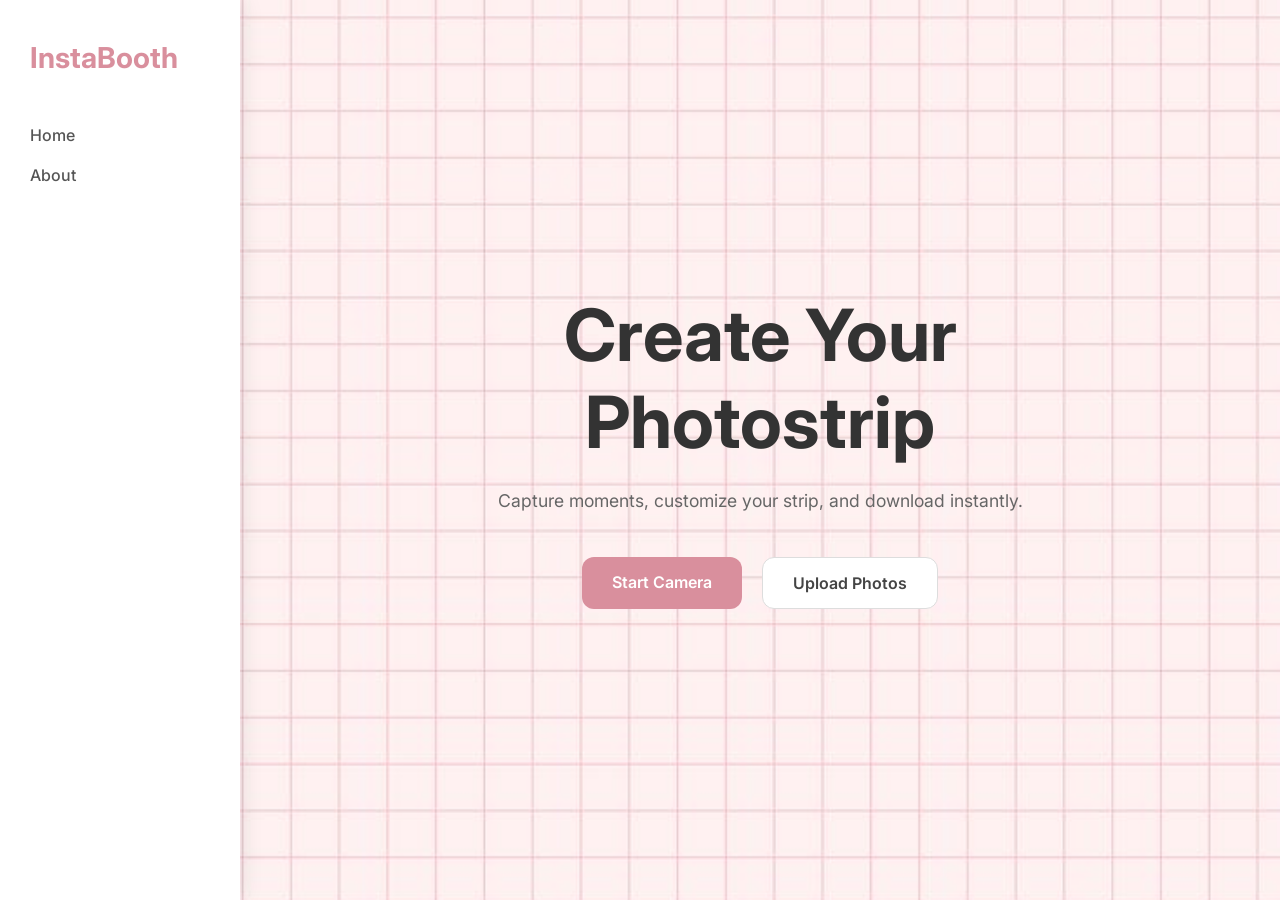
<file: index.html>
<!DOCTYPE html>
<html lang="en">

<head>

    <meta charset="UTF-8">

    <meta name="viewport"
          content="width=device-width, initial-scale=1.0">

    <title>InstaBooth</title>

    <link rel="preconnect"
          href="https://fonts.googleapis.com">

    <link rel="preconnect"
          href="https://fonts.gstatic.com"
          crossorigin>

    <link href="https://fonts.googleapis.com/css2?family=Inter:wght@300;400;500;600;700&display=swap"
          rel="stylesheet">

    <link rel="stylesheet"
          href="style.css">

</head>

<body>

    <div class="layout">

        <aside class="sidebar">

            <h2 class="brand">
                InstaBooth
            </h2>

            <nav>

                <a href="index.html">
                    Home
                </a>

                <a href="pages/about.html">
                    About
                </a>

            </nav>

        </aside>

        <main class="hero">

            <div class="hero-content">

                <h1 class="logo">
                    Create Your
                    Photostrip
                </h1>

                <p class="subtitle">

                    Capture moments,
                    customize your strip,
                    and download instantly.

                </p>

                <div class="button-group">

                    <a href="pages/booth.html"
                       class="btn primary">

                        Start Camera

                    </a>

                    <a href="pages/upload.html"
                       class="btn secondary">

                        Upload Photos

                    </a>

                </div>

            </div>

        </main>

    </div>

</body>

</html>
</file>
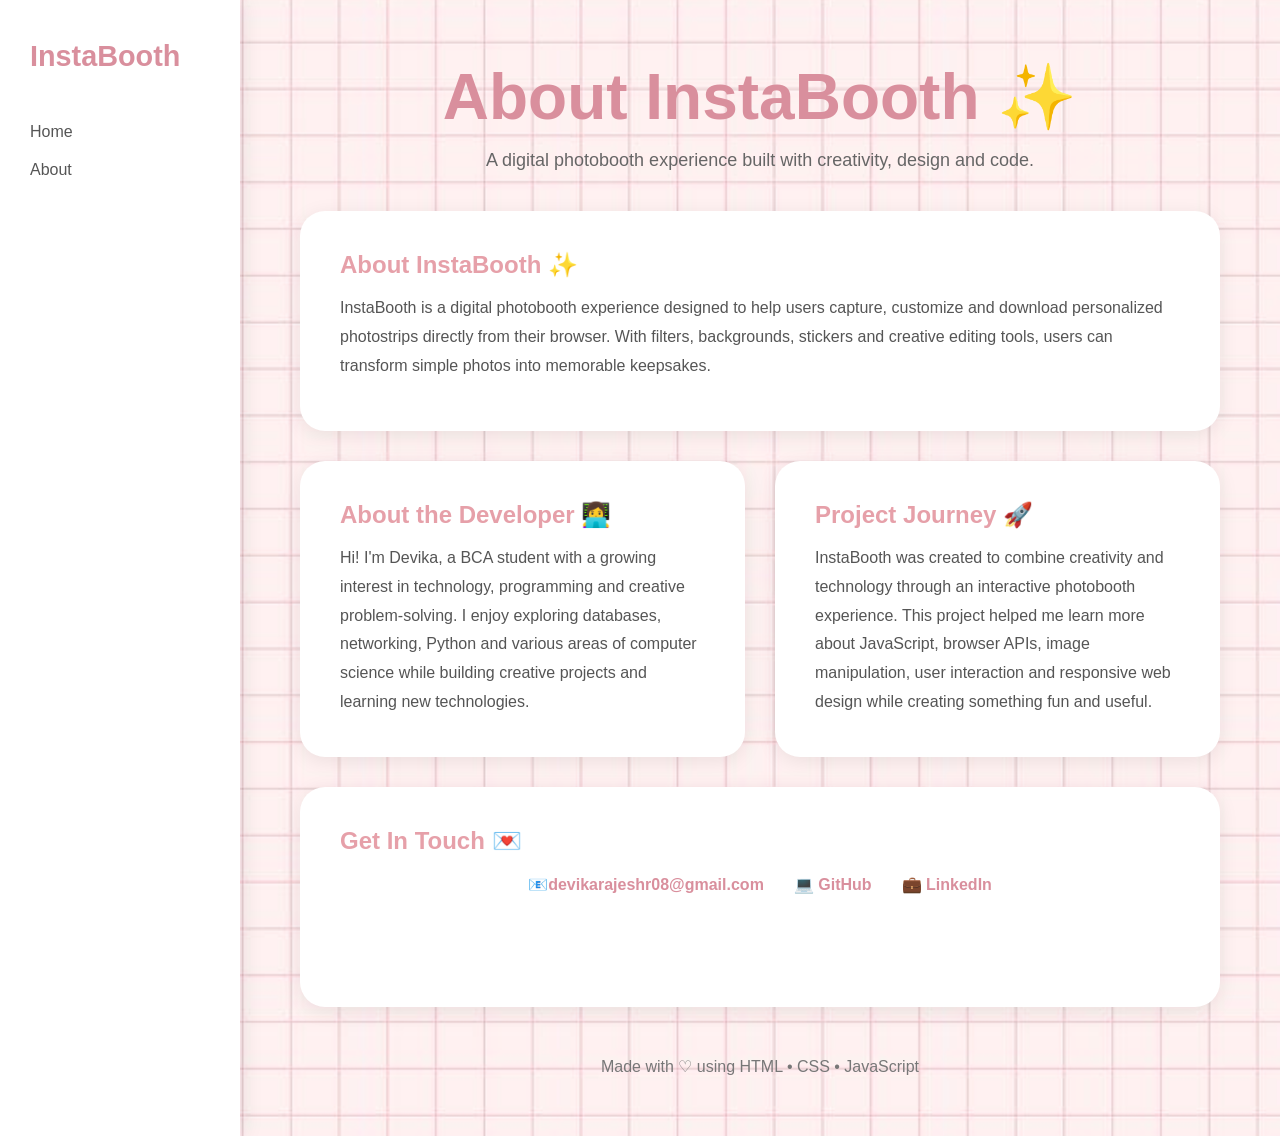
<file: pages/about.html>
<!DOCTYPE html>
<html lang="en">

<head>

    <meta charset="UTF-8">

    <meta name="viewport"
          content="width=device-width, initial-scale=1.0">

    <title>About InstaBooth</title>

    <link rel="stylesheet"
          href="about.css">

</head>


<body>

    <div class="layout">

        <aside class="sidebar">

            <h2 class="brand">
                InstaBooth
            </h2>

            <nav>

                <a href="../index.html">
                    Home
                </a>

                <a href="about.html">
                    About
                </a>

            </nav>

        </aside>

        <div class="container">

            <h1 class="title">
                About InstaBooth ✨
            </h1>

            <p class="subtitle">
                A digital photobooth experience built with creativity, design and code.
            </p>

            <div class="about-grid">

                <div class="card about-card">

                    <h2>
                        About InstaBooth ✨
                    </h2>

                    <p>
                        InstaBooth is a digital photobooth experience designed to help users capture, customize and download personalized photostrips directly from their browser. With filters, backgrounds, stickers and creative editing tools, users can transform simple photos into memorable keepsakes.
                    </p>

                </div>

                <div class="card developer-card">

                    <h2>
                        About the Developer 👩‍💻
                    </h2>

                    <p>
                        Hi! I'm Devika, a BCA student with a growing interest in technology, programming and creative problem-solving. I enjoy exploring databases, networking, Python and various areas of computer science while building creative projects and learning new technologies.
                    </p>

                </div>

                <div class="card journey-card">

                    <h2>
                        Project Journey 🚀
                    </h2>

                    <p>
                        InstaBooth was created to combine creativity and technology through an interactive photobooth experience. This project helped me learn more about JavaScript, browser APIs, image manipulation, user interaction and responsive web design while creating something fun and useful.
                    </p>

                </div>

                <div class="card contact-card">

                    <h2>
                        Get In Touch 💌
                    </h2>

                    <div class="contact-links">

                        <a href="mailto:devikarajeshr08@gmail.com">

                            📧devikarajeshr08@gmail.com

                        </a>

                        <a href="https://github.com/devikarajesh02"
                           target="_blank">

                            💻 GitHub

                        </a>

                        <a href="www.linkedin.com/in/devika-rajesh-456640315"
                           target="_blank">

                            💼 LinkedIn

                        </a>

                    </div>

                </div>

            </div>

            <footer class="footer">

                <p>
                    Made with ♡ using HTML • CSS • JavaScript
                </p>

            </footer>

        </div>

    </div>

</body>



</body>

</html>
</file>
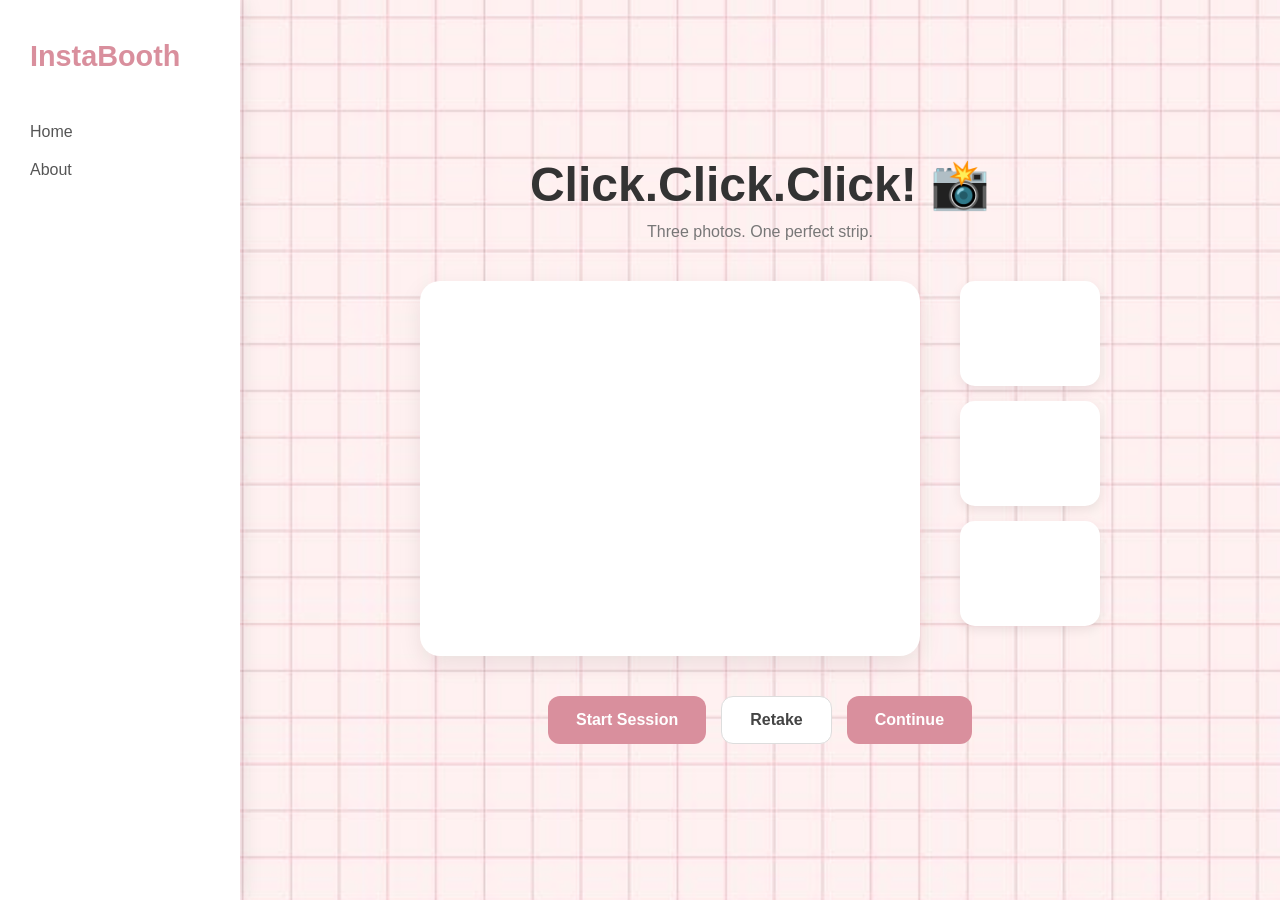
<file: pages/booth.html>
<!DOCTYPE html>
<html lang="en">

<head>

    <meta charset="UTF-8">

    <meta name="viewport"
          content="width=device-width, initial-scale=1.0">

    <title>Photobooth</title>

    <link rel="stylesheet"
          href="booth.css">

</head>

<body>

    <div class="layout">

        <aside class="sidebar">

            <h2 class="brand">
                InstaBooth
            </h2>

            <nav>

                <a href="../index.html">
                    Home
                </a>

                <a href="about.html">
                    About
                </a>

            </nav>

        </aside>

        <main class="content">

            <h1 class="title">
                Click.Click.Click! 📸
            </h1>

            <p class="subtitle">
                Three photos. One perfect strip.
            </p>

            <div class="booth-area">

                <div class="camera-preview">

                    <video id="camera"
                           autoplay>
                    </video>

                    <div id="countdown">

                        3

                    </div>

                </div>

                <div class="photo-slots">

                    <div class="slot"
                         id="slot1">
                    </div>

                    <div class="slot"
                         id="slot2">
                    </div>

                    <div class="slot"
                         id="slot3">
                    </div>

                </div>

            </div>

            <div class="button-group">

                <button id="startSession"
                        class="btn primary">

                    Start Session

                </button>

                <button id="retakeBtn"
                        class="btn secondary">

                    Retake

                </button>

                <button id="continueBtn"
                        class="btn primary">

                    Continue

                </button>

            </div>

        </main>

    </div>

    <canvas id="canvas"
            style="display:none;">
    </canvas>

    <script src="booth.js"></script>

</body>

</html>
</file>
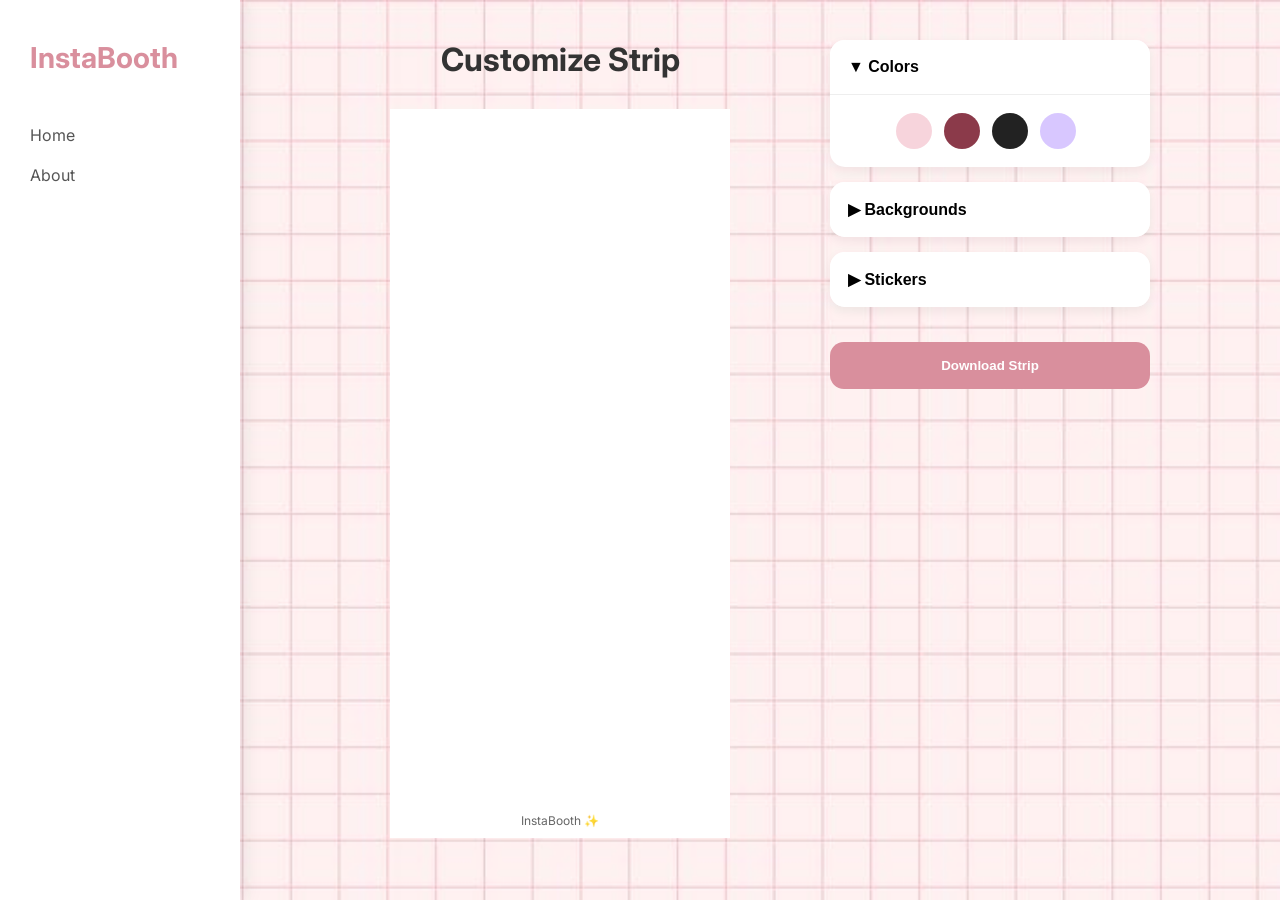
<file: pages/editor.html>
<!DOCTYPE html>
<html lang="en">

<head>

    <meta charset="UTF-8">

    <meta name="viewport"
          content="width=device-width, initial-scale=1.0">

    <title>Customize Strip</title>

    <link rel="preconnect"
          href="https://fonts.googleapis.com">

    <link rel="preconnect"
          href="https://fonts.gstatic.com"
          crossorigin>

    <link href="https://fonts.googleapis.com/css2?family=Inter:wght@300;400;500;600;700&display=swap"
          rel="stylesheet">

    <link rel="stylesheet"
          href="editor.css">

</head>

<body>

    <div class="layout">

        <!-- Sidebar -->

        <aside class="sidebar">

            <h2 class="brand">
                InstaBooth
            </h2>

            <nav>

                <a href="../index.html">
                    Home
                </a>

                <a href="about.html">
                    About
                </a>

            </nav>

        </aside>

        <!-- Main Editor -->

        <main class="editor-content">

            <!-- Preview Panel -->

            <div class="preview-panel">

    <h1>Customize Strip</h1>

    <div id="stripPreview">

        <div class="strip-slot"></div>

        <div class="strip-slot"></div>

        <div class="strip-slot"></div>

        <div class="strip-footer">
            InstaBooth ✨
        </div>

    </div>

</div>


            <!-- Controls -->

            <div class="controls-panel">

                <!-- Colors -->

                <div class="accordion">

                    <button
                        class="accordion-btn"
                        id="colorsBtn">

                        ▼ Colors

                    </button>

                    <div
                        class="accordion-content"
                        id="colorsContent">

                        <div class="color-options">

                            <button
                                class="color-swatch white"
                                data-color="#ffffff">
                            </button>

                            <button
                                class="color-swatch pink"
                                data-color="#f7d4dc">
                            </button>

                            <button
                                class="color-swatch wine"
                                data-color="#8b3a4a">
                            </button>

                            <button
                                class="color-swatch black"
                                data-color="#222222">
                            </button>

                            <button
                                class="color-swatch lavender"
                                data-color="#d8c7ff">
                            </button>

                        </div>

                    </div>

                </div>

                <!-- Patterns -->

                
<div class="accordion">

    <button
        class="accordion-btn"
        id="patternsBtn">

        ▶ Backgrounds

    </button>

    <div
        class="accordion-content"
        id="patternsContent"
        style="display:none;">
        

        <div class="background-grid">

            <img
                src="../assets/background/blue.jpeg"
                class="background-thumb"
                data-bg="../assets/background/blue.jpeg">

            <img
                src="../assets/background/white.jpeg"
                class="background-thumb"
                data-bg="../assets/background/white.jpeg">

            <img
                src="../assets/background/bow.jpeg"
                class="background-thumb"
                data-bg="../assets/background/bow.jpeg">

            <img
                src="../assets/background/coquette.jpeg"
                class="background-thumb"
                data-bg="../assets/background/coquette.jpeg">

            <img
                src="../assets/background/red.jpeg"
                class="background-thumb"
                data-bg="../assets/background/red.jpeg">

        </div>

    </div>

</div>

<!-- Stickers -->

<div class="accordion">

    <button
        class="accordion-btn"
        id="stickersBtn">

        ▶ Stickers

    </button>

    <div
        class="accordion-content"
        id="stickersContent"
        style="display:none;">

        <div class="sticker-categories">

            <button
                class="sticker-category active"
                data-category="pink">

                🩷 Pink

            </button>

            <button
                class="sticker-category"
                data-category="black">

                🖤 Black

            </button>

            <button
                class="sticker-category"
                data-category="blue">

                🩵 Blue

            </button>

        </div>

        <div
            id="stickerGallery"
            class="sticker-gallery">

        </div>

    </div>

</div>




           


                <!-- Download -->

                <button
                    id="downloadBtn"
                    class="download-btn">

                    Download Strip

                </button>

            </div>

        </main>

    </div>

    <script src="editor.js"></script>
    <script src="https://html2canvas.hertzen.com/dist/html2canvas.min.js"></script>

</body>

</html>
</file>
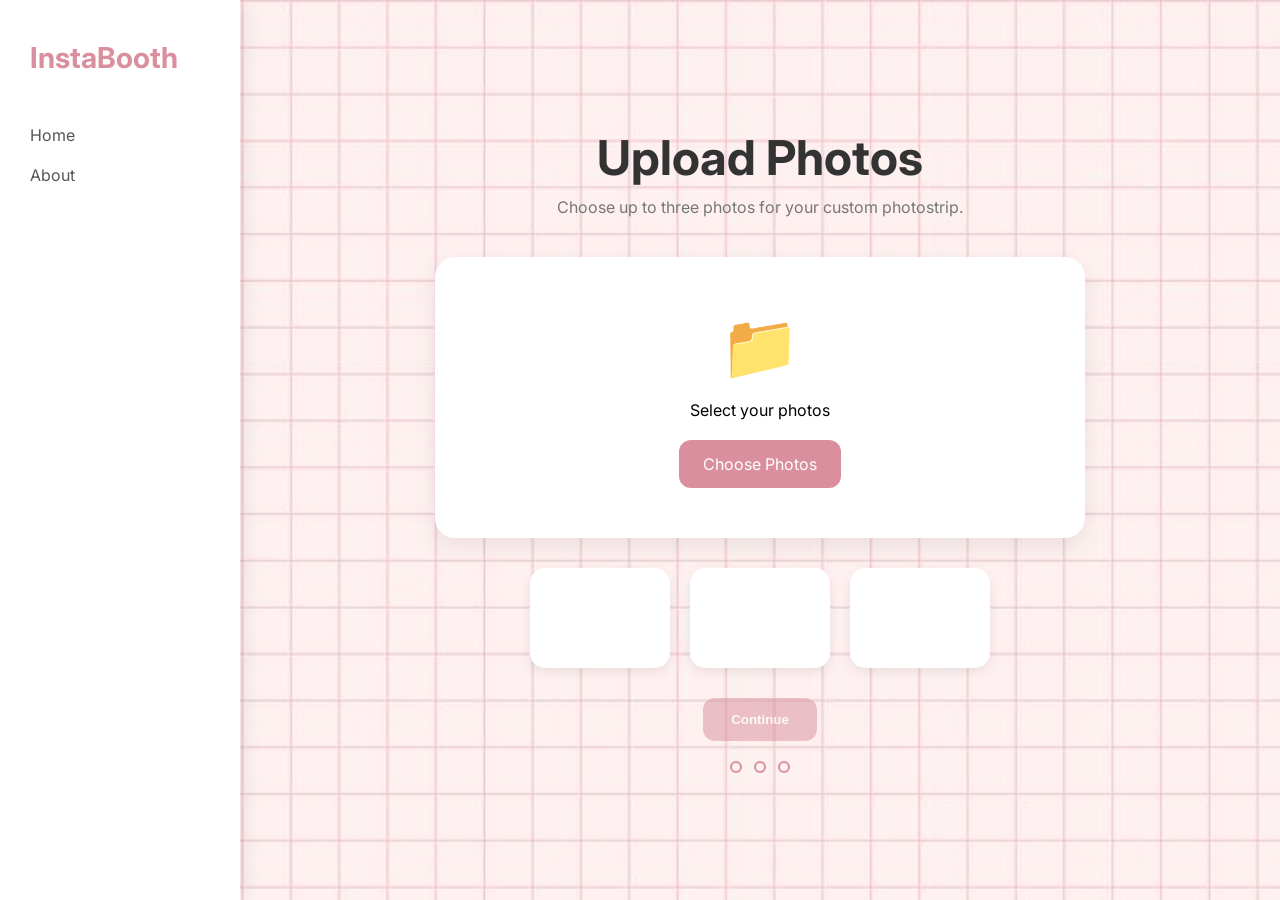
<file: pages/upload.html>
<!DOCTYPE html>
<html lang="en">

<head>

    <meta charset="UTF-8">

    <meta name="viewport"
          content="width=device-width, initial-scale=1.0">

    <title>Upload Photos</title>

    <link rel="preconnect"
          href="https://fonts.googleapis.com">

    <link rel="preconnect"
          href="https://fonts.gstatic.com"
          crossorigin>

    <link href="https://fonts.googleapis.com/css2?family=Inter:wght@300;400;500;600;700&display=swap"
          rel="stylesheet">

    <link rel="stylesheet"
          href="upload.css">

</head>

<body>

    <div class="layout">

        <!-- Sidebar -->

        <aside class="sidebar">

            <h2 class="brand">
                InstaBooth
            </h2>

            <nav>

                <a href="../index.html">
                    Home
                </a>

                <a href="about.html">
                    About
                </a>

            </nav>

        </aside>

        <!-- Main Content -->

        <main class="content">

            <h1 class="title">
                Upload Photos
            </h1>

            <p class="subtitle">
                Choose up to three photos for your custom photostrip.
            </p>

            <!-- Upload Area -->

            <div class="upload-box">

                <div class="upload-icon">
                    📁
                </div>

                <p>
                    Select your photos
                </p>

                <label
                    for="fileInput"
                    class="upload-btn">

                    Choose Photos

                </label>

                <input
                    type="file"
                    id="fileInput"
                    multiple
                    accept="image/*">

            </div>

            <!-- Preview Area -->

            <div class="preview-area">

                <div class="preview-slot"
                     id="slot1">
                </div>

                <div class="preview-slot"
                     id="slot2">
                </div>

                <div class="preview-slot"
                     id="slot3">
                </div>

            </div>

            <!-- Continue -->

            <button
                id="continueBtn"
                class="btn">

                Continue

            </button>

            <!-- Progress Dots -->

            <div class="progress-dots">

                <span class="dot"></span>

                <span class="dot"></span>

                <span class="dot"></span>

            </div>

        </main>

    </div>

    <script src="upload.js"></script>

</body>

</html>
</file>
<file: style.css>
*{
    margin:0;
    padding:0;
    box-sizing:border-box;
}

body{

    min-height:100vh;

    font-family:"Inter", sans-serif;

    background-image:
        url("assets/background/pink-grid.jpeg");

    background-size:cover;
    background-position:center;

}

.layout{

    display:flex;

    min-height:100vh;

}

.sidebar{

    width:240px;

    background:white;

    padding:40px 30px;

    box-shadow:
        4px 0 20px
        rgba(0,0,0,0.08);

}

.brand{

    color:#d98f9d;

    margin-bottom:50px;

    font-size:1.8rem;

}

.sidebar nav{

    display:flex;

    flex-direction:column;

    gap:20px;

}

.sidebar a{

    text-decoration:none;

    color:#555;

    font-weight:500;

    transition:0.3s;

}

.sidebar a:hover{

    color:#d98f9d;

}

.hero{

    flex:1;

    display:flex;

    justify-content:center;

    align-items:center;

    text-align:center;

    padding:40px;

}

.hero-content{

    max-width:700px;

}

.logo{

    font-size:4.5rem;

    color:#333;

    margin-bottom:20px;

}

.subtitle{

    color:#666;

    font-size:1.1rem;

    line-height:1.8;

    margin-bottom:40px;

}

.button-group{

    display:flex;

    justify-content:center;

    gap:20px;

    flex-wrap:wrap;

}

.btn{

    text-decoration:none;

    padding:15px 30px;

    border-radius:12px;

    font-weight:600;

    transition:0.3s;

}

.primary{

    background:#d98f9d;

    color:white;

}

.primary:hover{

    background:#c97c8a;

}

.secondary{

    background:white;

    color:#444;

    border:1px solid #ddd;

}

.secondary:hover{

    background:#fafafa;

}
</file>
<file: pages/about.css>
*{
    margin:0;
    padding:0;
    box-sizing:border-box;
}

body{

    background-image:
        url("../assets/background/pink-grid.jpeg");

    background-size:cover;
    background-position:center;
    background-repeat:no-repeat;

    min-height:100vh;

    font-family:"Inter", sans-serif;
}
.main-content{

    flex:1;

    padding:60px;

}
.layout{

    display:flex;

    min-height:100vh;

}

/* Sidebar */

.sidebar{

    width:240px;

    background:white;

    padding:40px 30px;

    box-shadow:
        4px 0 20px
        rgba(0,0,0,0.08);

}
.brand{

    color:#d98f9d;

    font-size:1.8rem;

    margin-bottom:50px;

}

.sidebar nav{

    display:flex;

    flex-direction:column;

    gap:20px;

}

.sidebar a{

    text-decoration:none;

    color:#555;

    font-weight:500;

    transition:0.3s;

}

.sidebar a:hover{

    color:#d98f9d;

}




.title{

    color:#d98f9d;

    font-size:64px;

    margin-bottom:15px;

    text-align:center;

}

.about-grid{

    display:grid;

    grid-template-columns:
        repeat(2, 1fr);

    gap:30px;
}

.card{

    background:white;

    border-radius:25px;

    padding:40px;

    min-height:220px;

    box-shadow:
        0 4px 20px
        rgba(0,0,0,.08);

    transition:0.3s;
}

.card h2{

    color:#e6a0a9;

    margin-bottom:15px;
}

.card p{

    line-height:1.8;

    color:#555;
}
.card:hover{

    transform:translateY(-5px);

    box-shadow:
        0 8px 25px
        rgba(0,0,0,.12);

}

.container{

    flex:1;

    padding:60px;

}

.subtitle{

    text-align:center;

    color:#666;

    font-size:18px;

    margin-bottom:40px;

}

.footer{

    margin-top:50px;

    text-align:center;

    color:#777;

}

.about-card{

    grid-column:1 / 3;

}

.contact-card{

    grid-column:1 / 3;

}

.contact-links{

    display:flex;

    justify-content:center;

    gap:30px;

    margin-top:20px;

    flex-wrap:wrap;

}

.contact-links a{

    text-decoration:none;

    color:#d98f9d;

    font-weight:600;

    transition:0.3s;

}

.contact-links a:hover{

    color:#b86d7d;

}
</file>
<file: pages/booth.css>
*{
    margin:0;
    padding:0;
    box-sizing:border-box;
}

body{

    min-height:100vh;

    font-family:"Inter", sans-serif;

    background-image:
        url("../assets/background/pink-grid.jpeg");

    background-size:cover;

    background-position:center;

    background-repeat:no-repeat;

}

.layout{

    display:flex;

    min-height:100vh;

}

/* Sidebar */

.sidebar{

    width:240px;

    background:white;

    padding:40px 30px;

    box-shadow:
        4px 0 20px
        rgba(0,0,0,0.08);

}

.brand{

    color:#d98f9d;

    font-size:1.8rem;

    margin-bottom:50px;

}

.sidebar nav{

    display:flex;

    flex-direction:column;

    gap:20px;

}

.sidebar a{

    text-decoration:none;

    color:#555;

    font-weight:500;

    transition:0.3s;

}

.sidebar a:hover{

    color:#d98f9d;

}

/* Main Content */

.content{

    flex:1;

    display:flex;

    flex-direction:column;

    justify-content:center;

    align-items:center;

    padding:40px;

}

.title{

    font-size:3rem;

    color:#333;

    margin-bottom:10px;

}

.subtitle{

    color:#777;

    margin-bottom:40px;

}

/* Booth Layout */

.booth-area{

    display:flex;

    align-items:flex-start;

    gap:40px;

    margin-bottom:40px;

}

/* Camera */

.camera-preview{

    position:relative;

    width:500px;

    height:375px;

    overflow:hidden;

    border-radius:20px;

    background:white;

    box-shadow:
        0 8px 24px
        rgba(0,0,0,0.08);

}

#camera{

    width:100%;

    height:100%;

    object-fit:cover;

}

#countdown{

    position:absolute;

    inset:0;

    display:flex;

    justify-content:center;

    align-items:center;

    font-size:6rem;

    font-weight:700;

    color:white;

    background:
        rgba(0,0,0,0.25);

    opacity:0;

    pointer-events:none;

}

/* Photo Slots */

.photo-slots{

    display:flex;

    flex-direction:column;

    gap:15px;

}

.slot{

    width:140px;

    height:105px;

    border-radius:15px;

    overflow:hidden;

    background:white;

    box-shadow:
        0 4px 12px
        rgba(0,0,0,0.08);

    display:flex;

    justify-content:center;

    align-items:center;

}

.slot img{

    width:100%;

    height:100%;

    object-fit:cover;

}

/* Buttons */

.button-group{

    display:flex;

    gap:15px;

    flex-wrap:wrap;

    justify-content:center;

}

.btn{

    border:none;

    cursor:pointer;

    padding:14px 28px;

    border-radius:12px;

    font-size:1rem;

    font-weight:600;

    transition:0.3s;

}

.primary{

    background:#d98f9d;

    color:white;

}

.primary:hover{

    background:#c97c8a;

    transform:translateY(-2px);

}

.secondary{

    background:white;

    color:#444;

    border:1px solid #ddd;

}

.secondary:hover{

    background:#fafafa;

    transform:translateY(-2px);

}

/* Mobile */

@media(max-width:900px){

    .layout{

        flex-direction:column;

    }

    .sidebar{

        width:100%;

        box-shadow:none;

    }

    .booth-area{

        flex-direction:column;

        align-items:center;

    }

    .camera-preview{

        width:100%;

        max-width:500px;

        height:auto;

        aspect-ratio:4/3;

    }

    .photo-slots{

        flex-direction:row;

    }

}
</file>
<file: pages/editor.css>
*{
    margin:0;
    padding:0;
    box-sizing:border-box;
}

body{

    min-height:100vh;

    font-family:"Inter", sans-serif;

    background-image:
        url("../assets/background/pink-grid.jpeg");

    background-size:cover;

}

.layout{

    display:flex;

    min-height:100vh;

}

.sidebar{

    width:240px;

    background:white;

    padding:40px 30px;

    box-shadow:
        4px 0 20px
        rgba(0,0,0,0.08);

}

.brand{

    color:#d98f9d;

    font-size:1.8rem;

    margin-bottom:50px;

}

.sidebar nav{

    display:flex;

    flex-direction:column;

    gap:20px;

}

.sidebar a{

    text-decoration:none;

    color:#555;

}

.editor-content{

    flex:1;

    display:flex;

    justify-content:center;

    align-items:flex-start;

    gap:80px;

    padding:40px 60px;

}

.preview-panel{

    display:flex;

    flex-direction:column;

    align-items:center;

    flex:0 0 380px;

}

.preview-panel h1{

    margin-bottom:30px;

    color:#333;

}

#stripPreview{

    width:340px;

    background:white;

    padding:10px;

    border-radius:0;

    position:relative;

    display:flex;

    flex-direction:column;

    gap:10px;

}

.strip-slot{

    width:100%;

    height:220px;

    overflow:hidden;

}

.strip-photo{

    width:100%;

    height:100%;

    object-fit:cover;

}

.strip-footer{

    text-align:center;

    font-size:12px;

    font-weight:400;

    color:#666;

    padding-top:4px;

}

.controls-panel{

    width:320px;
     flex-shrink:0;

}

.accordion{

    background:white;

    border-radius:15px;

    margin-bottom:15px;

    overflow:hidden;

    box-shadow:
        0 4px 12px
        rgba(0,0,0,0.06);

}

.accordion-btn{

    width:100%;

    border:none;

    background:white;

    text-align:left;

    padding:18px;

    cursor:pointer;

    font-size:1rem;

    font-weight:600;

}

.accordion-content{

    padding:18px;

    border-top:1px solid #eee;

}

.download-btn{

    width:100%;

    border:none;

    background:#d98f9d;

    color:white;

    padding:16px;

    border-radius:14px;

    cursor:pointer;

    font-weight:600;

    margin-top:20px;

}

.strip-photo{

    width:100%;

    height:100%;

    object-fit:cover;

    display:block;

    border-radius:12px;

}
.color-options{

    display:flex;

    gap:12px;

    flex-wrap:wrap;

}

.color-swatch{

    width:36px;

    height:36px;

    border:none;

    border-radius:50%;

    cursor:pointer;

}

.white{
    background:#ffffff;
    border:1px solid #ddd;
}

.pink{
    background:#f7d4dc;
}

.wine{
    background:#8b3a4a;
}

.black{
    background:#222222;
}

.lavender{
    background:#d8c7ff;
}
.color-swatch{

    width:36px;

    height:36px;

    border:none;

    border-radius:50%;

    cursor:pointer;

    transition:0.2s;

}

.color-swatch.active{

    transform:scale(1.15);

    border:3px solid #333;

}
.background-grid{

    display:grid;

    grid-template-columns:
        repeat(2, 1fr);

    gap:10px;

}

.background-thumb{

    width:100%;

    height:80px;

    object-fit:cover;

    border-radius:10px;

    cursor:pointer;

    border:3px solid transparent;

    transition:0.2s;

}

.background-thumb.active{

    border-color:#d98f9d;

}

.sticker-categories{

    display:flex;

    gap:8px;

    margin-bottom:15px;

}

.sticker-category{

    border:none;

    padding:8px 12px;

    border-radius:10px;

    cursor:pointer;

    background:#f5f5f5;

}

.sticker-category.active{

    background:#d98f9d;

    color:white;

}

.sticker-gallery{

    display:grid;

    grid-template-columns:
        repeat(3, 1fr);

    gap:10px;

}

.sticker-thumb{

    width:100%;

    height:70px;

    object-fit:contain;

    cursor:pointer;

    border-radius:10px;

    background:#fafafa;

    padding:5px;

}
.added-sticker{

    position:absolute;

    width:70px;

    height:auto;

    z-index:100;

    cursor:pointer;

}
.sticker-wrapper{

    position:absolute;

    top:50px;

    left:50px;

    z-index:100;

}

.added-sticker{

    width:70px;

    display:block;

    cursor:move;

}

.delete-sticker{

    position:absolute;

    top:-8px;

    right:-8px;

    width:22px;

    height:22px;

    border:none;

    border-radius:50%;

    background:#ff5c5c;

    color:white;

    cursor:pointer;

    font-size:12px;

}

.sticker-wrapper{

    position:absolute;

    width:80px;

    

    z-index:100;
     aspect-ratio :1;

}

.sticker-wrapper.selected{

    outline:2px solid #ff7aa2;

}

.added-sticker{

    width:100%;

    display:block;

}

.selected{

    outline:2px solid #d98f9d;

}

.delete-handle{

    display:none;

    position:absolute;

    top:-12px;

    right:-12px;

    width:24px;

    height:24px;

    border:none;

    border-radius:50%;

    background:#ff5b5b;

    color:white;

    font-size:14px;

    cursor:pointer;

    z-index:200;

}

.sticker-wrapper.selected{

    outline:2px solid #ff7aa2;

}

.sticker-wrapper.selected
.delete-handle{

    display:block;

}

.resize-handle{

    display:none;

    position:absolute;

    width:14px;

    height:14px;

    border-radius:50%;

    background:#ff7aa2;

    right:-7px;

    bottom:-7px;

    cursor:nwse-resize;

    z-index:200;

}

.sticker-wrapper.selected
.resize-handle{

    display:block;

}

.rotate-handle{

    display:none;

    position:absolute;

    width:14px;

    height:14px;

    border-radius:50%;

    background:#7ab6ff;

    top:-25px;

    left:50%;

    transform:translateX(-50%);

    cursor:grab;

}

.sticker-wrapper.selected
.rotate-handle{

    display:block;
    

    touch-action:none;

    user-select:none;

    -webkit-user-select:none;

}
</file>
<file: pages/upload.css>
*{
    margin:0;
    padding:0;
    box-sizing:border-box;
}

body{

    min-height:100vh;

    font-family:"Inter", sans-serif;

    background-image:
        url("../assets/background/pink-grid.jpeg");

    background-size:cover;

}

.layout{

    display:flex;

    min-height:100vh;

}

.sidebar{

    width:240px;

    background:white;

    padding:40px 30px;

    box-shadow:
        4px 0 20px
        rgba(0,0,0,0.08);

}

.brand{

    color:#d98f9d;

    font-size:1.8rem;

    margin-bottom:50px;

}

.sidebar nav{

    display:flex;

    flex-direction:column;

    gap:20px;

}

.sidebar a{

    text-decoration:none;

    color:#555;

}

.content{

    flex:1;

    display:flex;

    flex-direction:column;

    justify-content:center;

    align-items:center;

    padding:40px;

}

.title{

    font-size:3rem;

    color:#333;

    margin-bottom:10px;

}

.subtitle{

    color:#777;

    margin-bottom:40px;

}

#fileInput{

    display:none;

}

.upload-box{

    width:650px;

    max-width:90%;

    background:white;

    border-radius:20px;

    padding:50px;

    text-align:center;

    box-shadow:
        0 8px 24px
        rgba(0,0,0,0.08);

}

.upload-icon{

    font-size:4rem;

    margin-bottom:15px;

}

.upload-btn{

    display:inline-block;

    margin-top:20px;

    padding:14px 24px;

    background:#d98f9d;

    color:white;

    border-radius:12px;

    cursor:pointer;

}

.preview-area{

    display:flex;

    gap:20px;

    margin-top:30px;

}

.preview-slot{

    width:140px;

    height:100px;

    background:white;

    border-radius:15px;

    overflow:hidden;

    position:relative;

    box-shadow:
        0 4px 12px
        rgba(0,0,0,0.08);

}

.preview-image{

    width:100%;

    height:100%;

    object-fit:cover;

}

.delete-btn{

    position:absolute;

    top:5px;
    right:5px;

    width:24px;
    height:24px;

    border:none;

    border-radius:50%;

    background:white;

    cursor:pointer;

}

.btn{

    margin-top:30px;

    padding:14px 28px;

    border:none;

    border-radius:12px;

    background:#d98f9d;

    color:white;

    cursor:pointer;

    font-weight:600;

}

.progress-dots{

    display:flex;

    gap:12px;

    margin-top:20px;

}

.dot{

    width:12px;
    height:12px;

    border-radius:50%;

    border:2px solid #d98f9d;

}

.dot.active{

    background:#d98f9d;

}
</file>
